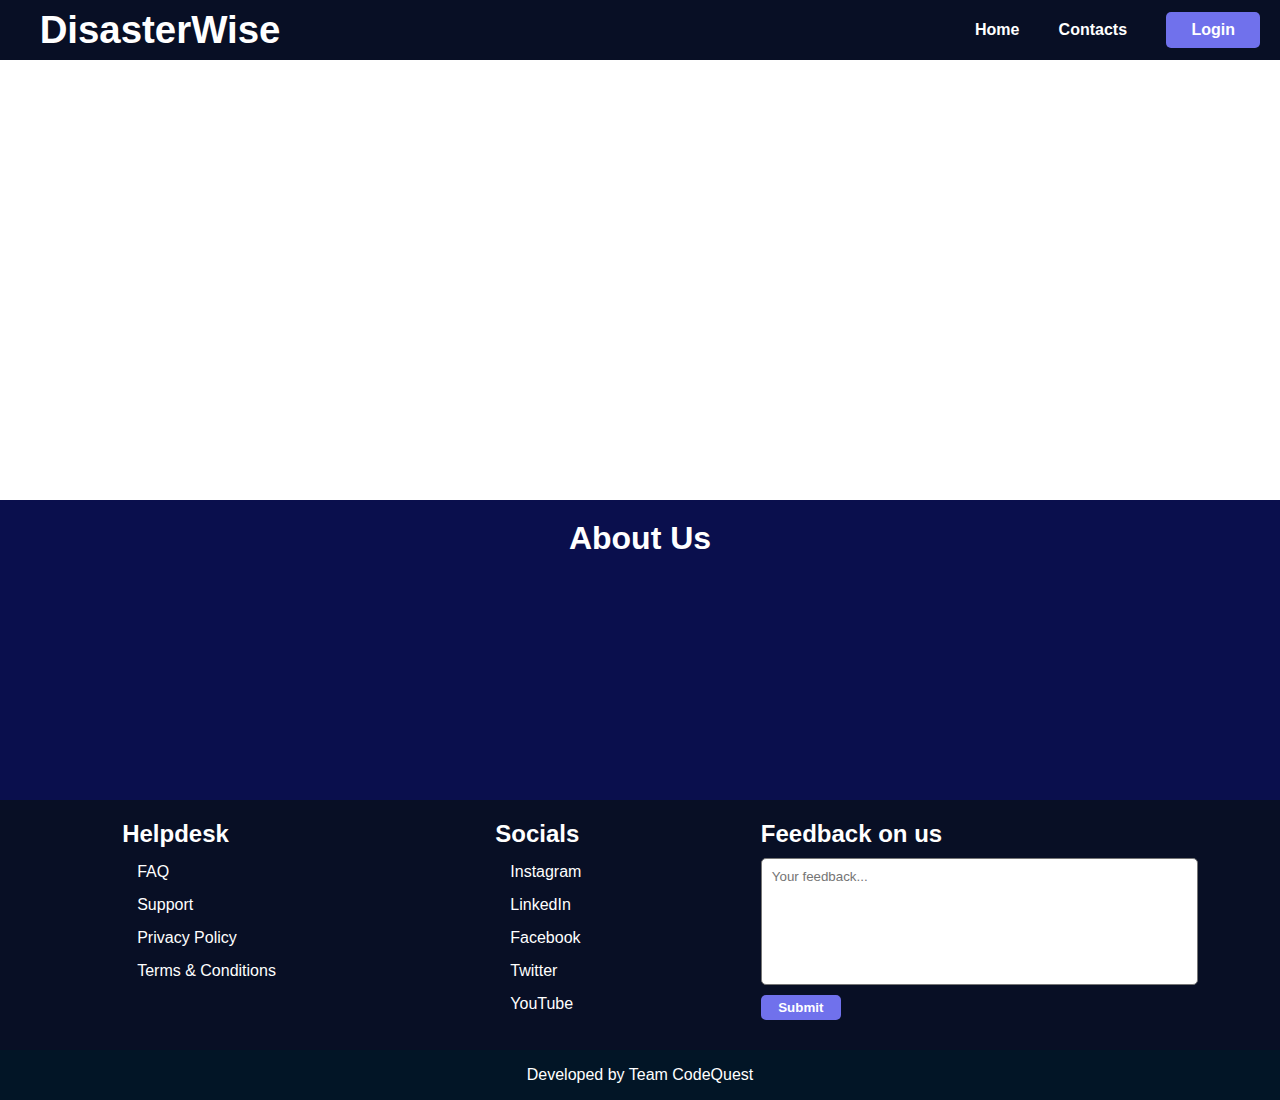
<file: Index.html>
<!DOCTYPE html>
<html lang="en">

<head>
  <meta charset="UTF-8" />
  <meta name="viewport" content="width=device-width, initial-scale=1.0" />
  <title>Document</title>
  <link rel="stylesheet" href="index_style.css" />
</head>

<body>
  <header>
    <div class="navbar">
      <div class="web-name">
        <h1>DisasterWise</h1>
      </div>
      <div class="navbar-home border">
        <a href="Index.html">Home</a>
      </div>
      <div class="navbar-contacts border">
        <a href="contacts.html">Contacts</a>
      </div>
      <div class="navbar-login border">
        <a href="login.html">Login</a>
      </div>
    </div>
  </header>
  <main>
    <div class="hero-section">

    </div>
    <div class="about-us">
      <h2>About Us</h2>
    </div>
  </main>
  <footer>
    <div class="footer-content">
      <ul>
        <p>Helpdesk</p>
        <a href="#">FAQ</a>
        <a href="#">Support</a>
        <a href="#">Privacy Policy</a>
        <a href="#">Terms & Conditions</a>
      </ul>
      <ul>
        <p>Socials</p>
        <a href="#">Instagram</a>
        <a href="#">LinkedIn</a>
        <a href="#">Facebook</a>
        <a href="#">Twitter</a>
        <a href="#">YouTube</a>
      </ul>
      <form action="#">
        <p>Feedback on us</p>
        <textarea cols="50" rows="7" placeholder="Your feedback..."></textarea>
        <button type="submit">Submit</button>
      </form>
    </div>
    <div class="footer-bottom">
      <p>Developed by Team CodeQuest</p>
    </div>
  </footer>
</body>

</html>
</file>
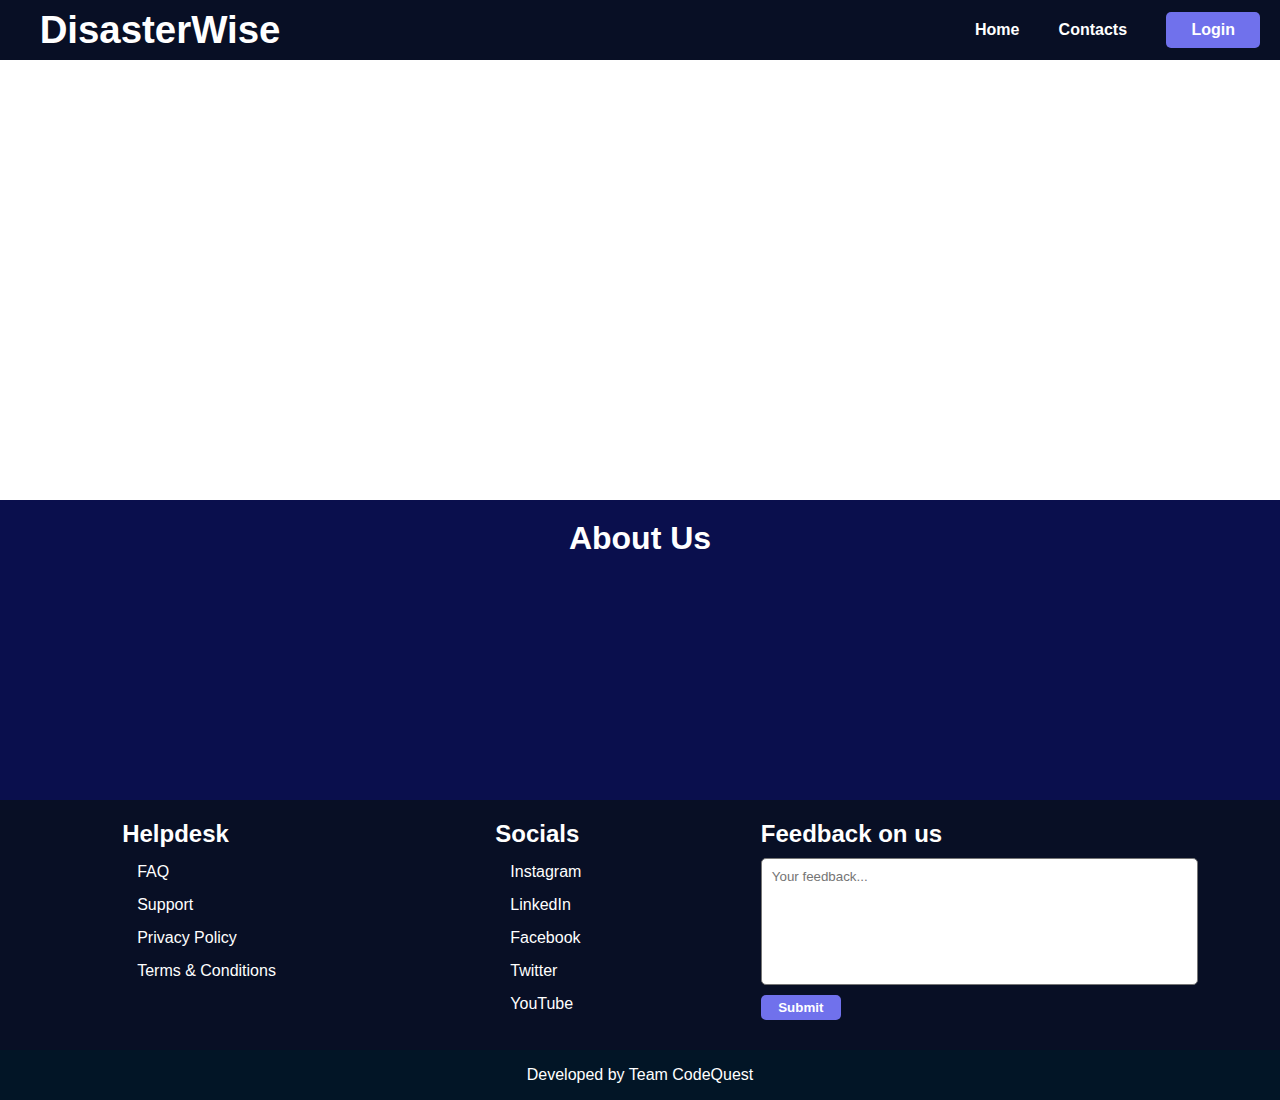
<file: index.html>
<!DOCTYPE html>
<html lang="en">

<head>
  <meta charset="UTF-8" />
  <meta name="viewport" content="width=device-width, initial-scale=1.0" />
  <title>Document</title>
  <link rel="stylesheet" href="CSS/index_style.css" />
</head>

<body>
  <header>
    <div class="navbar">
      <div class="web-name">
        <h1>DisasterWise</h1>
      </div>
      <div class="navbar-home border">
        <a href="Index.html">Home</a>
      </div>
      <div class="navbar-contacts border">
        <a href="HTML/contacts.html">Contacts</a>
      </div>
      <div class="navbar-login border">
        <a href="HTML/login.html">Login</a>
      </div>
    </div>
  </header>
  <main>
    <div class="hero-section">

    </div>
    <div class="about-us">
      <h2>About Us</h2>
    </div>
  </main>
  <footer>
    <div class="footer-content">
      <ul>
        <p>Helpdesk</p>
        <a href="#">FAQ</a>
        <a href="#">Support</a>
        <a href="#">Privacy Policy</a>
        <a href="#">Terms & Conditions</a>
      </ul>
      <ul>
        <p>Socials</p>
        <a href="#">Instagram</a>
        <a href="#">LinkedIn</a>
        <a href="#">Facebook</a>
        <a href="#">Twitter</a>
        <a href="#">YouTube</a>
      </ul>
      <form action="#">
        <p>Feedback on us</p>
        <textarea cols="50" rows="7" placeholder="Your feedback..."></textarea>
        <button type="submit">Submit</button>
      </form>
    </div>
    <div class="footer-bottom">
      <p>Developed by Team CodeQuest</p>
    </div>
  </footer>
</body>

</html>
</file>
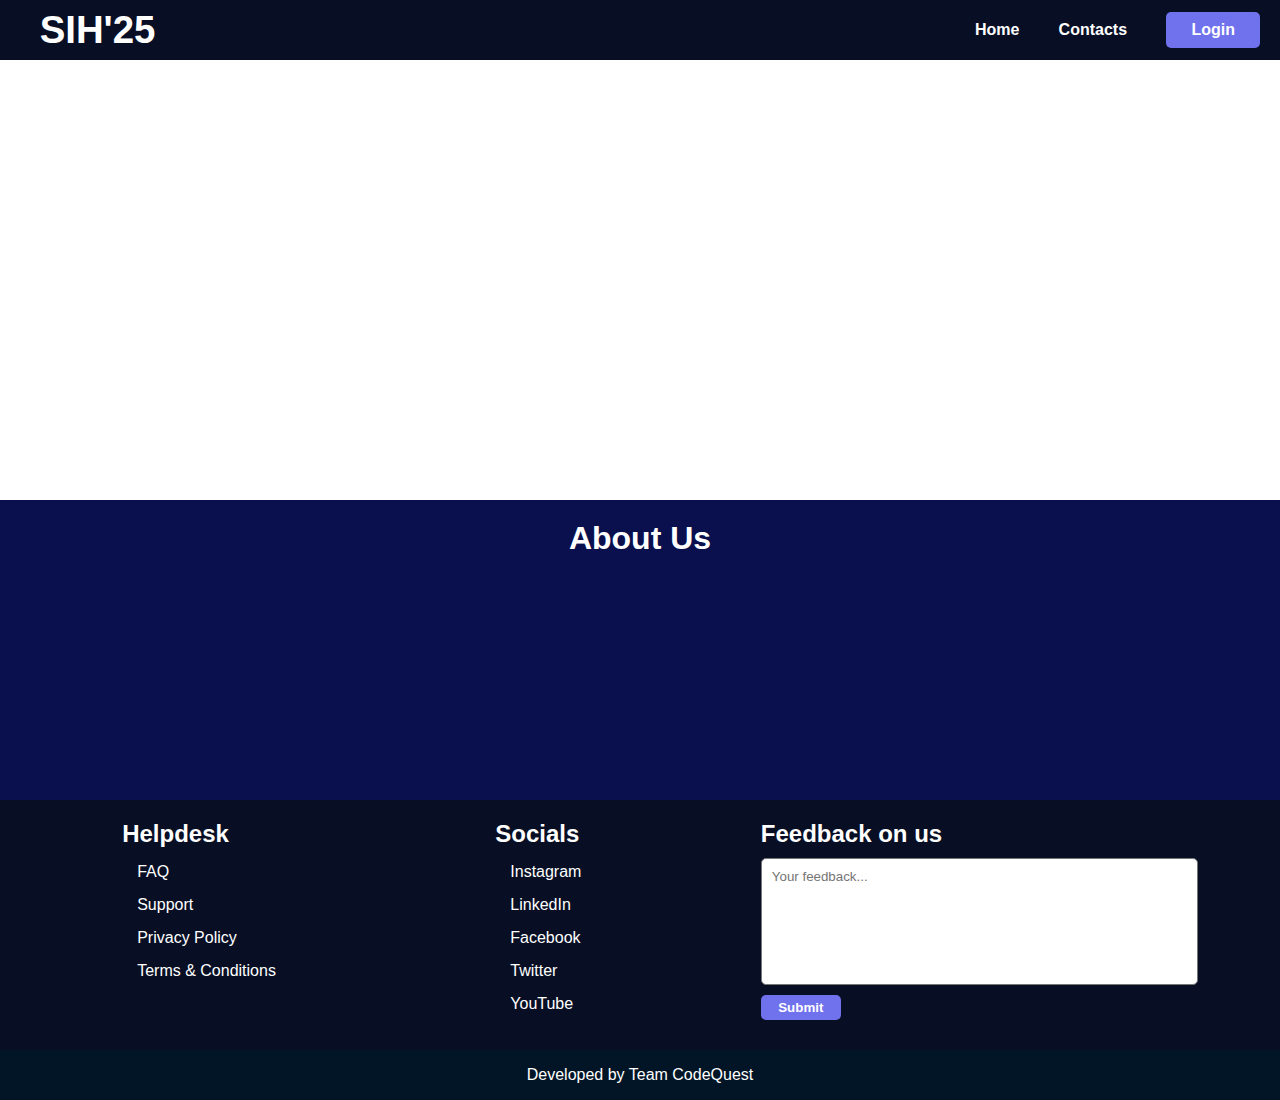
<file: HTML/Index.html>
<!DOCTYPE html>
<html lang="en">

<head>
  <meta charset="UTF-8" />
  <meta name="viewport" content="width=device-width, initial-scale=1.0" />
  <title>Document</title>
  <link rel="stylesheet" href="../CSS/index_style.css" />
</head>

<body>
  <header>
    <div class="navbar">
      <div class="web-name">
        <h1>SIH'25</h1>
      </div>
      <div class="navbar-home border">
        <a href="index.html">Home</a>
      </div>
      <div class="navbar-contacts border">
        <a href="contacts.html">Contacts</a>
      </div>
      <div class="navbar-login border">
        <a href="login.html">Login</a>
      </div>
    </div>
  </header>
  <main>
    <div class="hero-section">

    </div>
    <div class="about-us">
      <h2>About Us</h2>
    </div>
  </main>
  <footer>
    <div class="footer-content">
      <ul>
        <p>Helpdesk</p>
        <a href="#">FAQ</a>
        <a href="#">Support</a>
        <a href="#">Privacy Policy</a>
        <a href="#">Terms & Conditions</a>
      </ul>
      <ul>
        <p>Socials</p>
        <a href="#">Instagram</a>
        <a href="#">LinkedIn</a>
        <a href="#">Facebook</a>
        <a href="#">Twitter</a>
        <a href="#">YouTube</a>
      </ul>
      <form action="#">
        <p>Feedback on us</p>
        <textarea cols="50" rows="7" placeholder="Your feedback..."></textarea>
        <button type="submit">Submit</button>
      </form>
    </div>
    <div class="footer-bottom">
      <p>Developed by Team CodeQuest</p>
    </div>
  </footer>
</body>

</html>
</file>
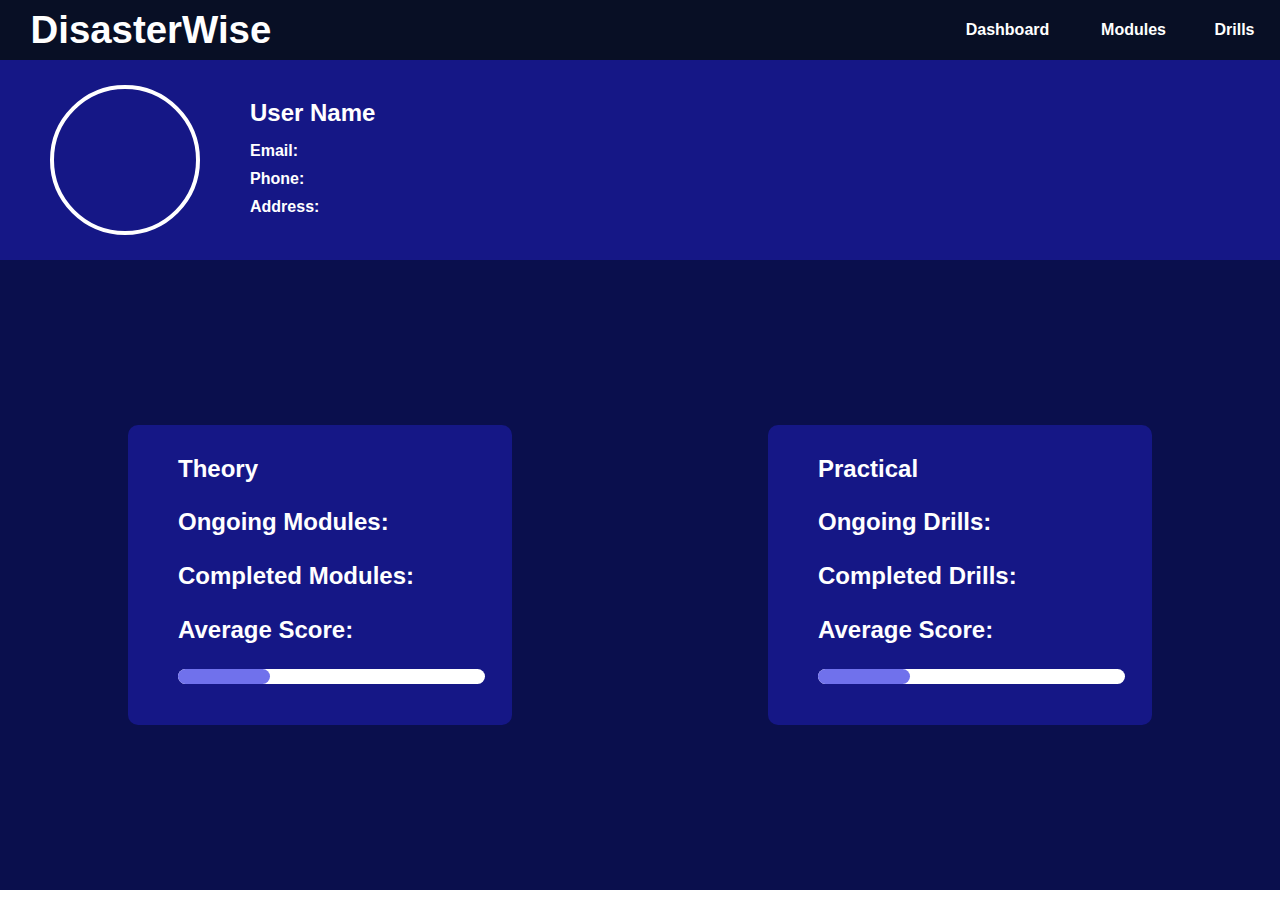
<file: dashboard.html>
<!DOCTYPE html>
<html lang="en">

<head>
    <meta charset="UTF-8">
    <meta name="viewport" content="width=device-width, initial-scale=1.0">
    <title>Document</title>
    <link rel="stylesheet" href="../CSS/dashboard_style.css">
</head>

<body>
    <header>
        <div class="navbar">
            <div class="web-name">
                <h1>DisasterWise</h1>
            </div>
            <div class="navbar-dashboard border">
                <a href="dashboard.html">Dashboard</a>
            </div>
            <div class="navbar-modules border">
                <a href="modules.html">Modules</a>
            </div>
            <div class="navbar-drills border">
                <a href="drills.html">Drills</a>
            </div>
        </div>
    </header>
    <main>
        <div class="account-details">
            <div class="profile-img"></div>
            <div class="user-details">
                <h2>User Name</h2>
                <p>Email:</p>
                <p>Phone:</p>
                <p>Address:</p>
            </div>
        </div>
        <div class="performance-metrics">
            <div class="performance-theory box">
                <h3>Theory</h3>
                <p>Ongoing Modules:</p>
                <p>Completed Modules:</p>
                <p>Average Score:</p>
                <div class="progress"></div>
            </div>
            <div class="performance-practical box">
                <h3>Practical</h3>
                <p>Ongoing Drills:</p>
                <p>Completed Drills:</p>
                <p>Average Score:</p>
                <div class="progress"></div>
            </div>
        </div>
</body>

</html>
</file>
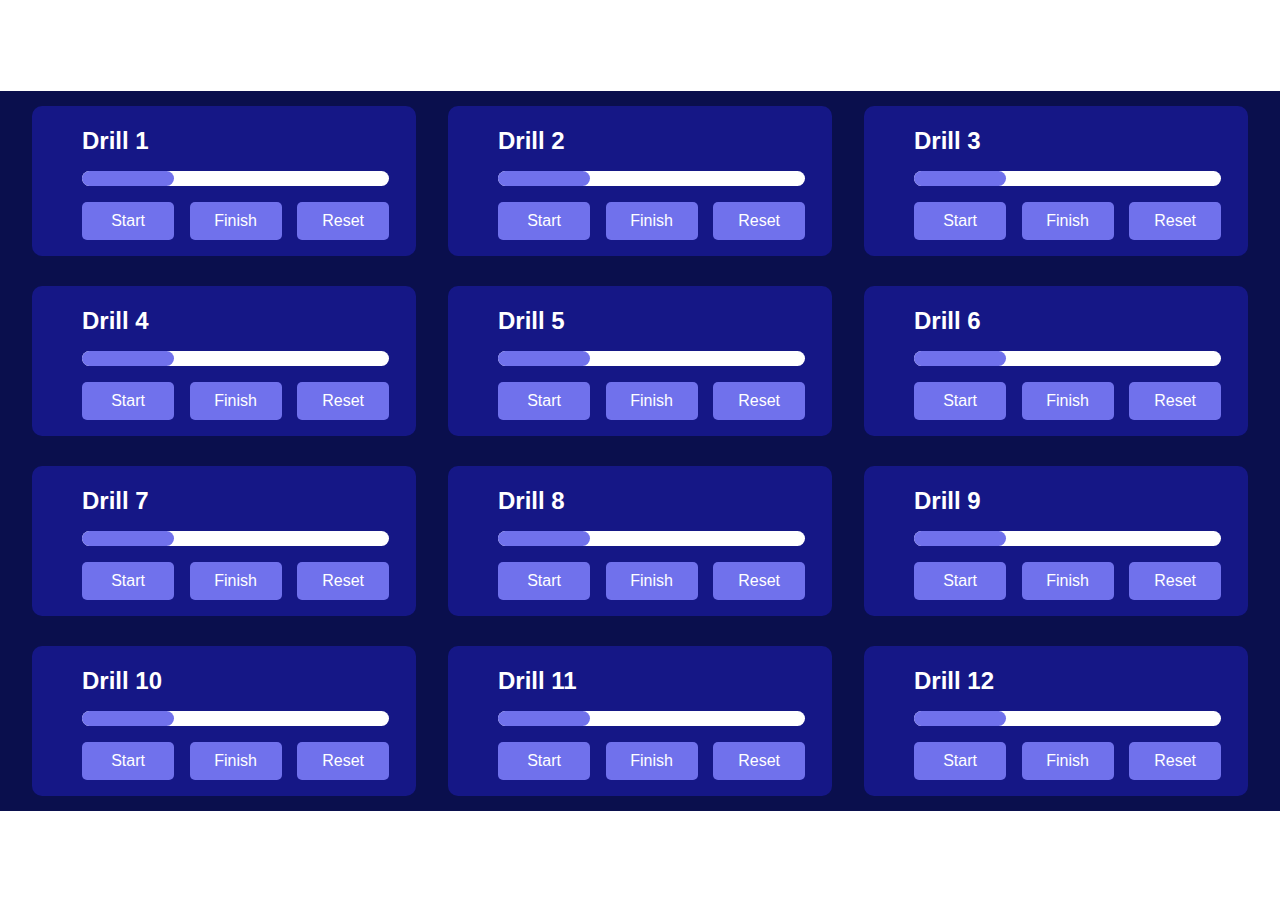
<file: drills.html>
<!DOCTYPE html>
<html lang="en">
<head>
    <meta charset="UTF-8">
    <meta name="viewport" content="width=device-width, initial-scale=1.0">
    <title>Document</title>
    <link rel="stylesheet" href="../CSS/drills_style.css">
</head>
<body>
        <header>
        <div class="navbar">
            <div class="web-name">
                <h1>DisasterWise</h1>
            </div>
            <div class="navbar-dashboard border">
                <a href="dashboard.html">Dashboard</a>
            </div>
            <div class="navbar-modules border">
                <a href="modules.html">Modules</a>
            </div>
            <div class="navbar-drills border">
                <a href="drills.html">Drills</a>
            </div>
        </div>
    </header>
    <div class="drills-section">
        <div class="drill1 box">
            <div class="drill-content">
                <h2>Drill 1</h2>
                <div class="progress-bar"></div>
                <div class="drill-buttons">
                    <button class="start">Start</button>
                    <button>Finish</button>
                    <button>Reset</button>
                </div>
            </div>
        </div>
        <div class="drill2 box">
            <div class="drill-content">
                <h2>Drill 2</h2>
                <div class="progress-bar"></div>
                <div class="drill-buttons">
                    <button class="start">Start</button>
                    <button>Finish</button>
                    <button>Reset</button>
                </div>
            </div>
        </div>
        <div class="drill3 box">
            <div class="drill-content">
                <h2>Drill 3</h2>
                <div class="progress-bar"></div>
                <div class="drill-buttons">
                    <button class="start">Start</button>
                    <button>Finish</button>
                    <button>Reset</button>
                </div>
            </div>
        </div>
        <div class="drill4 box">
            <div class="drill-content">
                <h2>Drill 4</h2>
                <div class="progress-bar"></div>
                <div class="drill-buttons">
                    <button class="start">Start</button>
                    <button>Finish</button>
                    <button>Reset</button>
                </div>
            </div>
        </div>
        <div class="drill5 box">
            <div class="drill-content">
                <h2>Drill 5</h2>
                <div class="progress-bar"></div>
                <div class="drill-buttons">
                    <button class="start">Start</button>
                    <button>Finish</button>
                    <button>Reset</button>
                </div>
            </div>
        </div>
        <div class="drill6 box">
            <div class="drill-content">
                <h2>Drill 6</h2>
                <div class="progress-bar"></div>
                <div class="drill-buttons">
                    <button class="start">Start</button>
                    <button>Finish</button>
                    <button>Reset</button>
                </div>
            </div>
        </div>
        <div class="drill7 box">
            <div class="drill-content">
                <h2>Drill 7</h2>
                <div class="progress-bar"></div>
                <div class="drill-buttons">
                    <button class="start">Start</button>
                    <button>Finish</button>
                    <button>Reset</button>
                </div>
            </div>
        </div>
        <div class="drill8 box">
            <div class="drill-content">
                <h2>Drill 8</h2>
                <div class="progress-bar"></div>
                <div class="drill-buttons">
                    <button class="start">Start</button>
                    <button>Finish</button>
                    <button>Reset</button>
                </div>
            </div>
        </div>
        <div class="drill9 box">
            <div class="drill-content">
                <h2>Drill 9</h2>
                <div class="progress-bar"></div>
                <div class="drill-buttons">
                    <button class="start">Start</button>
                    <button>Finish</button>
                    <button>Reset</button>
                </div>
            </div>
        </div>
        <div class="drill10 box">
            <div class="drill-content">
                <h2>Drill 10</h2>
                <div class="progress-bar"></div>
                <div class="drill-buttons">
                    <button class="start">Start</button>
                    <button>Finish</button>
                    <button>Reset</button>
                </div>
            </div>
        </div>
        <div class="drill11 box">
            <div class="drill-content">
                <h2>Drill 11</h2>
                <div class="progress-bar"></div>
                <div class="drill-buttons">
                    <button class="start">Start</button>
                    <button>Finish</button>
                    <button>Reset</button>
                </div>
            </div>
        </div>
        <div class="drill12 box">
            <div class="drill-content">
                <h2>Drill 12</h2>
                <div class="progress-bar"></div>
                <div class="drill-buttons">
                    <button class="start">Start</button>
                    <button>Finish</button>
                    <button>Reset</button>
                </div>
            </div>
        </div>
    </div>
</body>
</html>
</file>
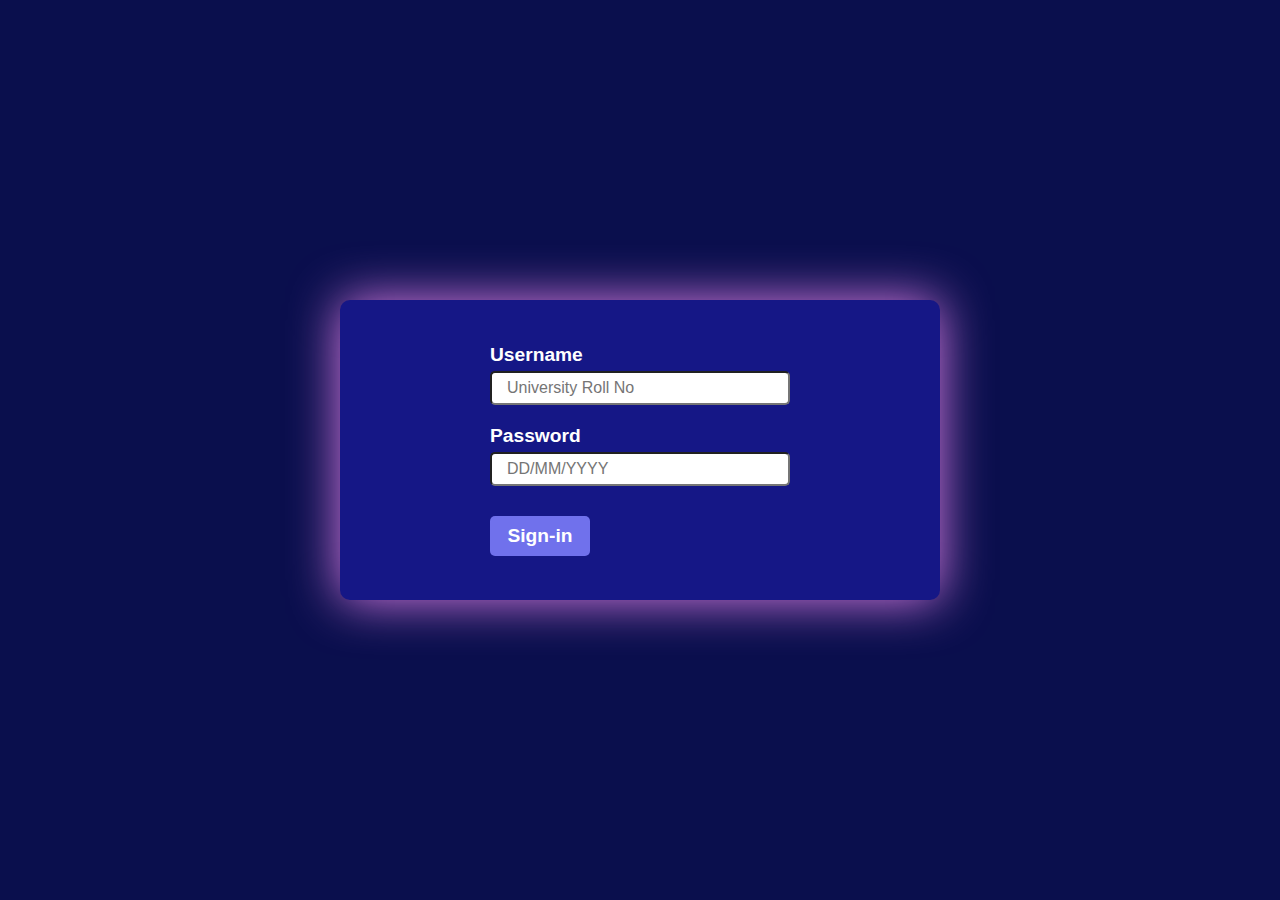
<file: login.html>
<!DOCTYPE html>
<html lang="en">

<head>
  <meta charset="UTF-8" />
  <meta name="viewport" content="width=device-width, initial-scale=1.0" />
  <title>Document</title>
  <link rel="stylesheet" href="../CSS/login_style.css" />
</head>

<body>
  <div class="login-form">
    <form action="dashboard.html">
      <div class="username form">
        <label for="username">Username</label>
        <input type="text" placeholder="University Roll No" />
      </div>
      <div class="password form">
        <label for="username">Password</label>
        <input type="password" placeholder="DD/MM/YYYY" />
      </div>
      <div class="submit form">
        <button type="submit">Sign-in</button>
      </div>
    </form>
  </div>
</body>

</html>
</file>
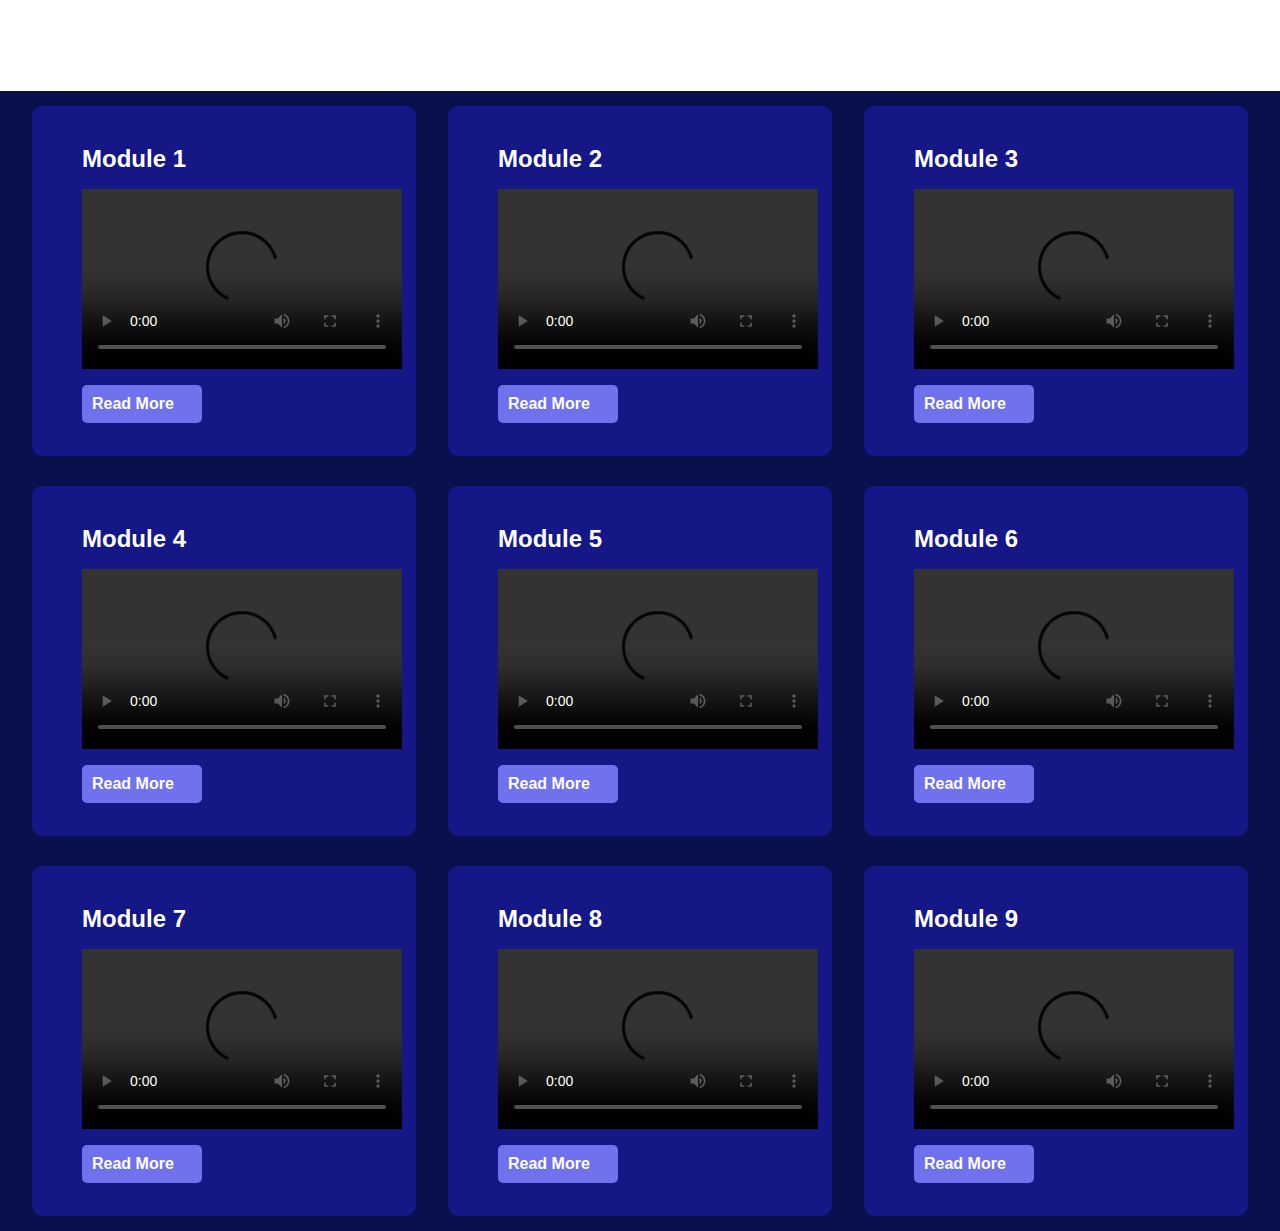
<file: modules.html>
<!DOCTYPE html>
<html lang="en">

<head>
    <meta charset="UTF-8">
    <meta name="viewport" content="width=device-width, initial-scale=1.0">
    <title>Document</title>
    <link rel="stylesheet" href="../CSS/module_style.css">
</head>

<body>
        <header>
        <div class="navbar">
            <div class="web-name">
                <h1>DisasterWise</h1>
            </div>
            <div class="navbar-dashboard border">
                <a href="dashboard.html">Dashboard</a>
            </div>
            <div class="navbar-modules border">
                <a href="modules.html">Modules</a>
            </div>
            <div class="navbar-drills border">
                <a href="drills.html">Drills</a>
            </div>
        </div>
    </header>
    <div class="module-section">
        <div class="module1 box">
            <div class="module-content">
                <h2>Module 1</h2>
                <video src="#" controls></video>
                <a href="#">Read More</a>
            </div>
        </div>
        <div class="module2 box">
            <div class="module-content">
                <h2>Module 2</h2>
                <video src="#" controls></video>
                <a href="#">Read More</a>
            </div>
        </div>
        <div class="module3 box">
            <div class="module-content">
                <h2>Module 3</h2>
                <video src="#" controls></video>
                <a href="#">Read More</a>
            </div>
        </div>
        <div class="module4 box">
            <div class="module-content">
                <h2>Module 4</h2>
                <video src="#" controls></video>
                <a href="#">Read More</a>
            </div>
        </div>
        <div class="module5 box">
            <div class="module-content">
                <h2>Module 5</h2>
                <video src="#" controls></video>
                <a href="#">Read More</a>
            </div>
        </div>
        <div class="module6 box">
            <div class="module-content">
                <h2>Module 6</h2>
                <video src="#" controls></video>
                <a href="#">Read More</a>
            </div>
        </div>
        <div class="module7 box">
            <div class="module-content">
                <h2>Module 7</h2>
                <video src="#" controls></video>
                <a href="#">Read More</a>
            </div>
        </div>
        <div class="module8 box">
            <div class="module-content">
                <h2>Module 8</h2>
                <video src="#" controls></video>
                <a href="#">Read More</a>
            </div>
        </div>
        <div class="module9 box">
            <div class="module-content">
                <h2>Module 9</h2>
                <video src="#" controls></video>
                <a href="#">Read More</a>
            </div>
        </div>
    </div>
</body>

</html>
</file>
<file: index_style.css>
*{
    margin: 0;
    box-sizing: border-box;
    font-family: "Mona sans", sans-serif;
    color: white;
}
.navbar{
    height: 60px;
    background-color: #080f25;
    position: fixed;
    width: 100%;
    display: flex;
    align-items: center;
    justify-content: space-around;
}
.web-name{
    margin-left: 20px;
    width: 70%;
    font-size: 1.2rem;
}
.navbar a{
    font-size: 1rem;
    font-weight: bold;
    color: white;
    text-decoration: none;
}
.navbar-login{
    height: 36px;
    width: 94px;
    background-color: #7071ec;
    display: flex;
    align-items: center;
    justify-content: center;
    border: none;
    border-radius: 5px;
    transition: transform 0.2s, box-shadow 0.2s;
}
.navbar-login:hover{
    border: white 2px solid;
    cursor: pointer;
    box-shadow: 0 0 10px white;
    transform: scale(1.05);
}

/* hero-section */

.hero-section{
    height: 500px;
    width: 100%;
    background-color: white;
}
.about-us{
    height: 300px;
    width: 100%;
    background-color: #0a0f4d;
}
h2{
    text-align: center;
    padding: 20px;
    font-size: 2rem;
}

/* footer */
.footer-content{
    height: 250px;
    width: 100%;
    background-color: #080f25;
    display: flex;
    align-items: start;
    justify-content: space-around;
    padding-top: 20px;;
}
ul a{
    text-decoration: none;
    display: block;
    margin: 15px;
}
ul p{
    font-size: 1.5rem;
    font-weight: bold;
    margin-bottom: 10px;
}
form{
    display: flex;
    flex-direction: column;
}
form p{
    font-size: 1.5rem;
    font-weight: bold;
    margin-bottom: 10px;
}
form textarea{
    border-radius: 5px;
    padding: 10px;
    resize: none;
    outline: none;
    color: black;
    font-family: "Mona sans", sans-serif;
}
form button{
    margin-top: 10px;
    height: 25px;
    width: 80px;
    border: none;
    background-color: #7071ec;
    color: white;
    font-weight: bold;
    border-radius: 5px;
    cursor: pointer;
    transition: transform 0.2s, box-shadow 0.2s;
}
form button:hover{
    border: white 2px solid;
    box-shadow: 0 0 10px white;
    transform: scale(1.05);
}
.footer-bottom{
    height: 50px;
    width: 100%;
    background-color: #021526;
    display: flex;
    align-items: center;
    justify-content: center;
}
</file>
<file: CSS/index_style.css>
*{
    margin: 0;
    box-sizing: border-box;
    font-family: "Mona sans", sans-serif;
    color: white;
}
.navbar{
    height: 60px;
    background-color: #080f25;
    position: fixed;
    width: 100%;
    display: flex;
    align-items: center;
    justify-content: space-around;
}
.web-name{
    margin-left: 20px;
    width: 70%;
    font-size: 1.2rem;
}
.navbar a{
    font-size: 1rem;
    font-weight: bold;
    color: white;
    text-decoration: none;
}
.navbar-login{
    height: 36px;
    width: 94px;
    background-color: #7071ec;
    display: flex;
    align-items: center;
    justify-content: center;
    border: none;
    border-radius: 5px;
    transition: transform 0.2s, box-shadow 0.2s;
}
.navbar-login:hover{
    border: white 2px solid;
    cursor: pointer;
    box-shadow: 0 0 10px white;
    transform: scale(1.05);
}

/* hero-section */

.hero-section{
    height: 500px;
    width: 100%;
    background-color: white;
}
.about-us{
    height: 300px;
    width: 100%;
    background-color: #0a0f4d;
}
h2{
    text-align: center;
    padding: 20px;
    font-size: 2rem;
}

/* footer */
.footer-content{
    height: 250px;
    width: 100%;
    background-color: #080f25;
    display: flex;
    align-items: start;
    justify-content: space-around;
    padding-top: 20px;;
}
ul a{
    text-decoration: none;
    display: block;
    margin: 15px;
}
ul p{
    font-size: 1.5rem;
    font-weight: bold;
    margin-bottom: 10px;
}
form{
    display: flex;
    flex-direction: column;
}
form p{
    font-size: 1.5rem;
    font-weight: bold;
    margin-bottom: 10px;
}
form textarea{
    border-radius: 5px;
    padding: 10px;
    resize: none;
    outline: none;
    color: black;
    font-family: "Mona sans", sans-serif;
}
form button{
    margin-top: 10px;
    height: 25px;
    width: 80px;
    border: none;
    background-color: #7071ec;
    color: white;
    font-weight: bold;
    border-radius: 5px;
    cursor: pointer;
    transition: transform 0.2s, box-shadow 0.2s;
}
form button:hover{
    border: white 2px solid;
    box-shadow: 0 0 10px white;
    transform: scale(1.05);
}
.footer-bottom{
    height: 50px;
    width: 100%;
    background-color: #021526;
    display: flex;
    align-items: center;
    justify-content: center;
}
</file>
<file: CSS/dashboard_style.css>
*{
    margin: 0;
    box-sizing: border-box;
    font-family: "Mona sans", sans-serif;
    color: white;
}
.navbar{
    height: 60px;
    background-color: #080f25;
    width: 100%;
    display: flex;
    align-items: center;
    justify-content: space-around;
}
.web-name{
    margin-left: 20px;
    width: 70%;
    font-size: 1.2rem;
}
.navbar a{
    font-size: 1rem;
    font-weight: bold;
    color: white;
    text-decoration: none;
}
.navbar-dashboard{
    height: 36px;
    width: 120px;
    display: flex;
    align-items: center;
    justify-content: center;
    border: none;
    border-radius: 5px;
    transition: transform 0.2s, box-shadow 0.2s;
}
.navbar-modules{
    height: 36px;
    width: 90px;
    display: flex;
    align-items: center;
    justify-content: center;
    border: none;
    border-radius: 5px;
    transition: transform 0.2s, box-shadow 0.2s;
}
.navbar-drills{
    height: 36px;
    width: 70px;
    display: flex;
    align-items: center;
    justify-content: center;
    border: none;
    border-radius: 5px;
    transition: transform 0.2s, box-shadow 0.2s;
}
.border:hover{
    cursor: pointer;
    background-color: #7071ec;
    box-shadow: 0 0 10px white;
    transform: scale(1.05);
}
.account-details{
    height: 200px;
    width: 100%;
    background-color: #151786;
    display: flex;
    align-items: center;
    justify-content: start;
}
.profile-img{
    height: 150px;
    width: 150px;
    border-radius: 50%;
    border: 4px solid white;
    margin-left: 50px;
}
.user-details{
    margin-left: 50px;
    display: flex;
    flex-direction: column;
    justify-content: center;
}
.user-details h2{
    margin-bottom: 10px;
}
.user-details p{
    margin: 5px 0px;
    font-weight: bold;
}
.performance-metrics{
    height: 70vh;
    width: 100%;
    background-color: #0a0f4d;
    display: flex;
    align-items: center;
    justify-content: space-around;
    padding: 20px 0px;
}
.box{
    min-height: 300px;
    width: 30%;
    background-color: #151786;
    padding: 20px 0px 15px;
    margin: 15px 0px;
    display: flex;
    flex-direction: column;
    align-items: start;
    justify-content: space-evenly;
    border-radius: 10px;
    transition: transform 0.2s, box-shadow 0.2s;
}
.box:hover{
    box-shadow: 0px 0px 50px rgb(222, 126, 229);
    animation: glow 1.5s infinite alternate;
    transform: scale(1.01);
}
@keyframes glow {
    0% {
        box-shadow: 0 0 30px rgb(222, 126, 229);
    }
    100% {
        box-shadow: 0 0 70px rgb(225, 113, 233);
    }
}
.box h3{
    margin-left: 50px;
    margin-bottom: 1rem;
    font-size: 1.5rem;
    font-weight: bold;
}
.box p{
    margin-left: 50px;
    font-size: 1.5rem;
    font-weight: bold;
    margin-bottom: 1rem;
}
.progress{
    margin-left: 50px;
    width: 80%;
    height: 15px;
    background-color: white;
    border-radius: 10px;
    margin-bottom: 1rem;
}
.progress::after{
    content: '';
    display: block;
    width: 30%; /* Example progress percentage */
    height: 100%;
    background-color: #7071ec;
    border-radius: 10px;
}
</file>
<file: CSS/drills_style.css>
*{
    margin: 0;
    box-sizing: border-box;
    color: white;
    font-family: 'Mona sans', sans-serif;
}
.drills-section{
    width: 100%;
    background-color: #0a0f4d;
    display: flex;
    flex-wrap: wrap;
    justify-content: space-evenly;
    align-items: center;
}
.box{
    min-height: 150px;
    width: 30%;
    background-color: #151786;
    padding: 20px 0px 15px;
    margin: 15px 0px;
    display: flex;
    flex-direction: column;
    align-items: center;
    justify-content: center;
    border-radius: 10px;
    transition: transform 0.2s, box-shadow 0.2s;
}
.box:hover{
    box-shadow: 0px 0px 50px rgb(222, 126, 229);
    animation: glow 1.5s infinite alternate;
    transform: scale(1.01);
}
@keyframes glow {
    0% {
        box-shadow: 0 0 30px rgb(222, 126, 229);
    }
    100% {
        box-shadow: 0 0 70px rgb(225, 113, 233);
    }
}
.drill-content {
    width: 100%;
    display: flex;
    flex-direction: column;
    align-items: start;
    margin-left: 100px;
}
.box h2{
    margin-bottom: 1rem;
}
.progress-bar{
    width: 80%;
    height: 15px;
    background-color: white;
    border-radius: 10px;
    margin-bottom: 1rem;
}
.progress-bar::after{
    content: '';
    display: block;
    width: 30%; /* Example progress percentage */
    height: 100%;
    background-color: #7071ec;
    border-radius: 10px;
}
.drill-buttons{
    width: 80%;
    display: flex;
    justify-content: space-between;
}
.drill-buttons button{
    width: 30%;
    padding: 10px 0px;
    border: none;
    border-radius: 5px;
    background-color: #7071ec;
    color: white;
    font-size: 1rem;
    cursor: pointer;
    transition: background-color 0.3s, transform 0.2s;
}
.drill-buttons button:hover{
    background-color: #5859d6;
    transform: scale(1.05);
    box-shadow: 0 0 10px white;
}
.drill-buttons button:active{
    background-color: rgb(245, 61, 153);
}
</file>
<file: CSS/login_style.css>
*{
    margin: 0;
    box-sizing: border-box;
    color: white;
    font-family: 'Mona sans', sans-serif;
}
body{
    height: 100vh;
    display: flex;
    align-items: center;
    justify-content: center;
    background-color: #0a0f4d;
}
.login-form{
    height: 300px;
    width: 600px;
    background-color: #151786;
    display: flex;
    align-items: center;
    justify-content: start;
    border-radius: 10px;
    box-shadow: 0px 0px 50px rgb(222, 126, 229);
    animation: glow 1.5s infinite alternate;
}
@keyframes glow {
    0% {
        box-shadow: 0 0 30px rgb(222, 126, 229);
    }
    100% {
        box-shadow: 0 0 70px rgb(225, 113, 233);
    }
}
.form{
    margin: 20px;
    margin-left: 150px;
    display: flex;
    flex-direction: column;
}
.username input, .password input{
    height: 20px;
    width: 300px;
    border-radius: 5px;
    padding: 15px;
    outline: none;
    color: black;
    font-family: "Mona sans", sans-serif;
    font-size: 1rem;
}
.username input:focus, .password input:focus{
    border: 2px solid rgb(222, 126, 229);
    animation: border-rotate 1.5s infinite linear;
}
@keyframes border-rotate {
    0% {
        box-shadow: 0 0 10px 2px #de7ee5, 0 0 0 0 #e171e9, 0 0 0 0 #fff;
    }
    33% {
        box-shadow: 0 0 0 0 #de7ee5, 0 0 10px 2px #e171e9, 0 0 0 0 #fff;
    }
    66% {
        box-shadow: 0 0 0 0 #de7ee5, 0 0 0 0 #e171e9, 0 0 10px 2px #fff;
    }
    100% {
        box-shadow: 0 0 10px 2px #de7ee5, 0 0 0 0 #e171e9, 0 0 0 0 #fff;
    }
}
.username label, .password label{
    font-size: 1.2rem;
    font-weight: bold;
    margin-bottom: 5px;
}
.submit button{
    margin-top: 10px;
    height: 40px;
    width: 100px;
    border-radius: 5px;
    border: none;
    background-color: #7071ec;
    color: white;
    font-size: 1.2rem;
    font-weight: bold;
    cursor: pointer;
    transition: transform 0.2s, box-shadow 0.2s;
}
.submit button:hover{
    box-shadow: 0 0 15px white;
    transform: scale(1.05);
}
</file>
<file: CSS/module_style.css>
*{
    margin: 0;
    box-sizing: border-box;
    color: white;
    font-family: 'Mona sans', sans-serif;
}
.module-section{
    width: 100%;
    background-color: #0a0f4d;
    display: flex;
    flex-wrap: wrap;
    justify-content: space-evenly;
    align-items: center;
}
.box{
    min-height: 350px;
    width: 30%;
    background-color: #151786;
    padding: 20px 0px 15px;
    margin: 15px 0px;
    display: flex;
    flex-direction: column;
    align-items: center;
    justify-content: center;
    border-radius: 10px;
    transition: transform 0.2s, box-shadow 0.2s;
}
.box:hover{
    box-shadow: 0px 0px 50px rgb(222, 126, 229);
    animation: glow 1.5s infinite alternate;
    transform: scale(1.01);
}
@keyframes glow {
    0% {
        box-shadow: 0 0 30px rgb(222, 126, 229);
    }
    100% {
        box-shadow: 0 0 70px rgb(225, 113, 233);
    }
}
.module-content {
    width: 100%;
    display: flex;
    flex-direction: column;
    align-items: start;
    margin-left: 100px;
}
.box h2{
    margin-bottom: 1rem;
}
.box video{
    height: 180px;
    width: 320px;
    background-size: cover;
    margin-bottom: 1rem;
}
.box a{
    width: 120px;
    text-decoration: none;
    background-color: #7071ec;
    color: white;
    padding: 10px;
    border-radius: 5px;
    font-weight: bold;
    transition: transform 0.2s, box-shadow 0.2s;;
}
.box a:hover{
    box-shadow: 0 0 10px white;
    transform: scale(1.05);
}
</file>
